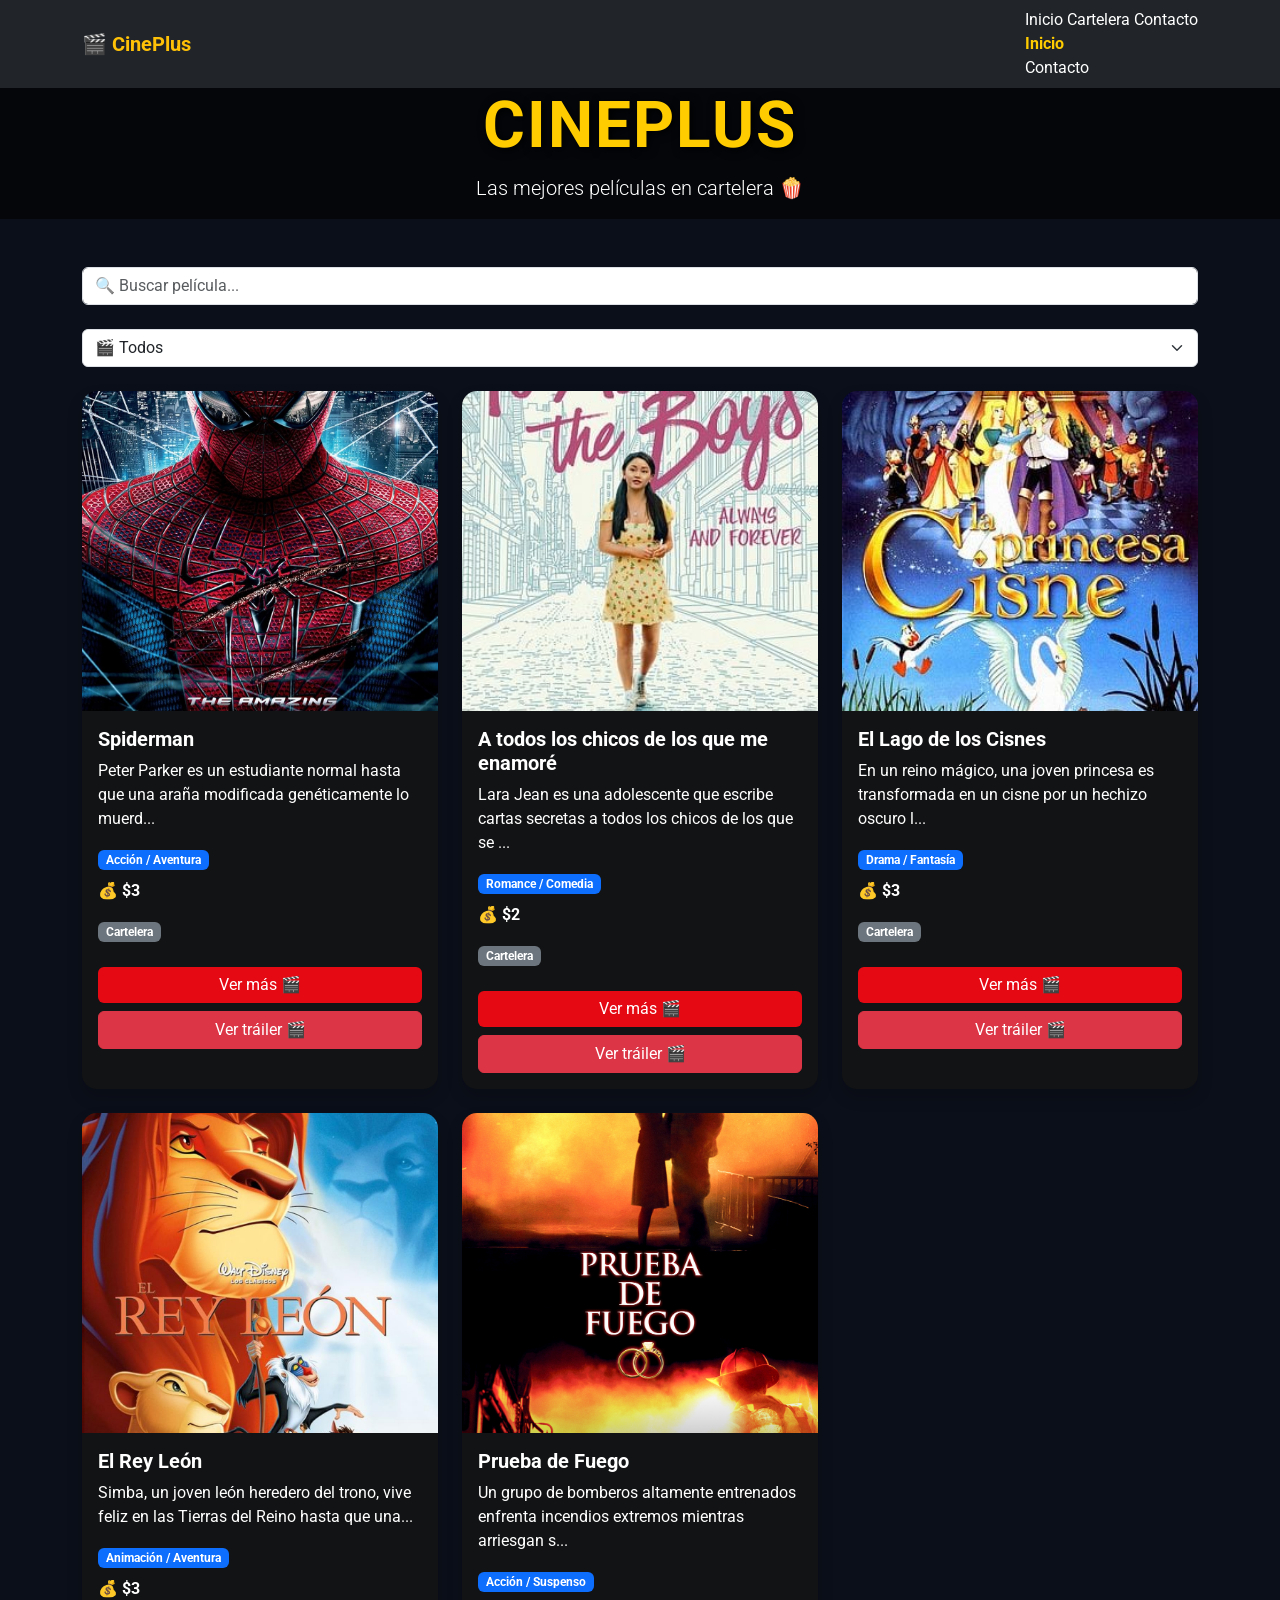
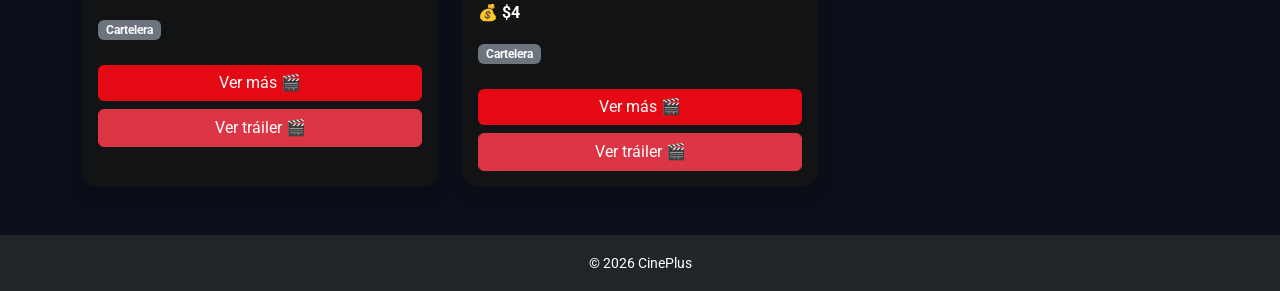
<file: codigo-1_44/index.html>
<!DOCTYPE html>
<html lang="es">
<head>
  <meta charset="UTF-8">
  <title>CinePlus | Cartelera</title>
  <meta name="viewport" content="width=device-width, initial-scale=1">

  <!-- Bootstrap -->
  <link href="https://cdn.jsdelivr.net/npm/bootstrap@5.3.2/dist/css/bootstrap.min.css" rel="stylesheet">

  <!-- Google Font -->
  <link href="https://fonts.googleapis.com/css2?family=Roboto:wght@300;400;700&display=swap" rel="stylesheet">

  <link rel="stylesheet" href="css/style.css">

</head>

<!-- 🎬 MODAL TRAILER -->
<div class="modal fade" id="trailerModal" tabindex="-1">
  <div class="modal-dialog modal-lg modal-dialog-centered">
    <div class="modal-content bg-dark">

      <div class="modal-header">
        <h5 class="modal-title text-white">🎬 Tráiler</h5>
        <button type="button" class="btn-close btn-close-white" data-bs-dismiss="modal"></button>
      </div>

      <div class="modal-body">
        <div class="ratio ratio-16x9">
          <iframe id="trailerVideo" src="" allowfullscreen></iframe>
        </div>
      </div>

    </div>
  </div>
</div>

<body>

<!-- NAV -->
<nav class="navbar navbar-dark bg-dark">
  <div class="container">

    <a class="navbar-brand fw-bold text-warning" href="index.html">
      🎬 CinePlus
    </a>

    <div>
      <a class="nav-link d-inline text-white" href="index.html">Inicio</a>
      <a class="nav-link d-inline text-white" href="#lista-peliculas">Cartelera</a>
      <a class="nav-link d-inline text-white" href="pages/contacto.html">Contacto</a>
      <a class="nav-link active" href="index.html">Inicio</a>
      <a class="nav-link" href="pages/contacto.html">Contacto</a>
    </div>

  </div>
</nav>

<!-- HERO CINE -->
<header class="hero-cine text-white text-center d-flex align-items-center justify-content-center">
  <div>
    <h1 class="display-3 fw-bold">CinePlus</h1>
    <p class="lead">Las mejores películas en cartelera 🍿</p>
  </div>
</header>

<!-- CONTENIDO -->
<main class="container py-5">
<div id="spinner" class="text-center mb-3" style="display:none;">
  <div class="spinner-border text-warning"></div>
  <p class="mt-2 text-white">🎬 Cargando películas...</p>
</div>
  <div class="mb-4">
  <input type="text" id="buscar" class="form-control"
          placeholder="🔍 Buscar película...">
</div>
<select id="filtroGenero" class="form-select mb-4">
  <option value="todos">🎬 Todos</option>
  <option value="Acción">Acción</option>
  <option value="Romance">Romance</option>
  <option value="Drama">Drama</option>
  <option value="Aventura">Aventura</option>
  <option value="Fantasía">Fantasía</option>
</select>
  <div class="row g-4" id="lista-peliculas"></div>

</main>

<!-- FOOTER -->
<footer class="bg-dark text-white text-center py-3">
  <small>© 2026 CinePlus</small>
</footer>

<script src="https://code.jquery.com/jquery-3.6.4.min.js"></script>
<script src="js/app.js"></script>
<script src="https://cdn.jsdelivr.net/npm/bootstrap@5.3.2/dist/js/bootstrap.bundle.min.js"></script>
<script>
$(document).ready(function () {

  let yaVisto = localStorage.getItem("bienvenida");

  if (!yaVisto) {

    alert("🎬 Bienvenido a CinePlus");

    localStorage.setItem("bienvenida", "true");
  }

});
</script>
</body>
</html>
</file>
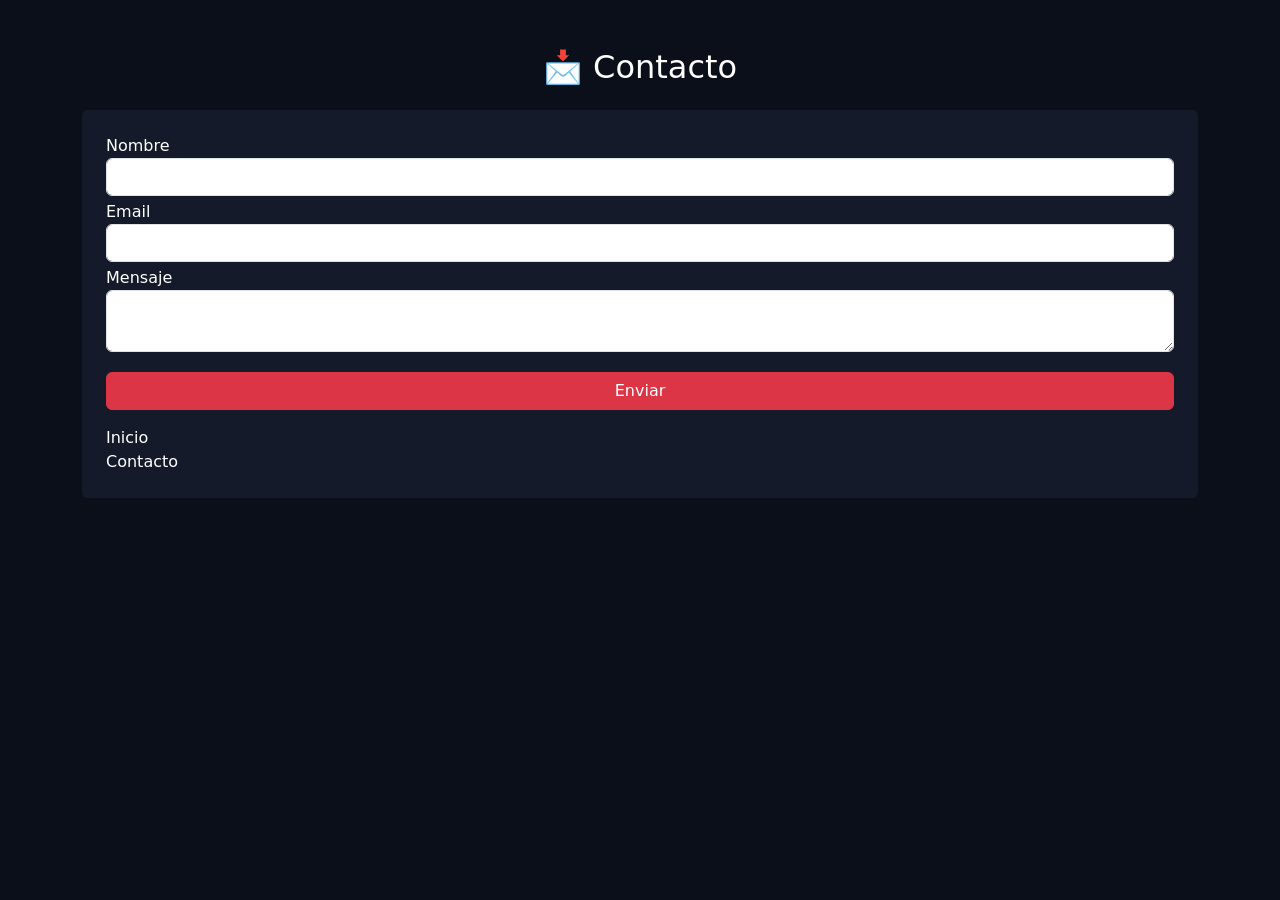
<file: codigo-1_44/pages/contacto.html>
<!DOCTYPE html>
<html lang="es">
<head>
  <meta charset="UTF-8">
  <title>Contacto</title>

  <link href="https://cdn.jsdelivr.net/npm/bootstrap@5.3.2/dist/css/bootstrap.min.css" rel="stylesheet">

  <style>
    body {
      background: #0b0f19;
      color: white;
    }

    .card {
      background: #141a2a;
      color: white;
      border: none;
    }

    .error {
      color: #ff4d4d;
      font-size: 0.9rem;
    }
  </style>
</head>

<body>

<div class="container py-5">

  <h2 class="text-center mb-4">📩 Contacto</h2>

  <div class="card p-4">

    <label>Nombre</label>
    <input type="text" id="nombre" class="form-control mb-1">
    <div id="errorNombre" class="error"></div>

    <label>Email</label>
    <input type="email" id="email" class="form-control mb-1">
    <div id="errorEmail" class="error"></div>

    <label>Mensaje</label>
    <textarea id="mensaje" class="form-control mb-1"></textarea>
    <div id="errorMensaje" class="error"></div>

    <button class="btn btn-danger w-100 mt-3" id="btnEnviar">
      Enviar
    </button>

    <div id="exito" class="text-success mt-3"></div>
        <a class="nav-link" href="../index.html">Inicio</a>
<a class="nav-link active" href="contacto.html">Contacto</a>
  </div>

</div>

<script src="https://code.jquery.com/jquery-3.6.4.min.js"></script>

<script>
$(document).ready(function () {

  $("#btnEnviar").click(function () {

    let nombre = $("#nombre").val().trim();
    let email = $("#email").val().trim();
    let mensaje = $("#mensaje").val().trim();

    let valido = true;

    $(".error").text("");
    $("#exito").text("");

    // 🧠 VALIDACIONES

    if (nombre === "") {
      $("#errorNombre").text("El nombre es obligatorio");
      valido = false;
    }

    if (email === "") {
      $("#errorEmail").text("El email es obligatorio");
      valido = false;
    } else if (!email.includes("@")) {
      $("#errorEmail").text("Email inválido");
      valido = false;
    }

    if (mensaje.length < 20 || mensaje.length > 50) {
      $("#errorMensaje").text("El mensaje debe tener entre 20 y 50 caracteres");
      valido = false;
    }

    // ✅ SI TODO OK
    if (valido) {

      $("#exito").text("Mensaje enviado correctamente 🎉");

      $("#nombre").val("");
      $("#email").val("");
      $("#mensaje").val("");

    }

  });

});
</script>

</body>
</html>
</file>
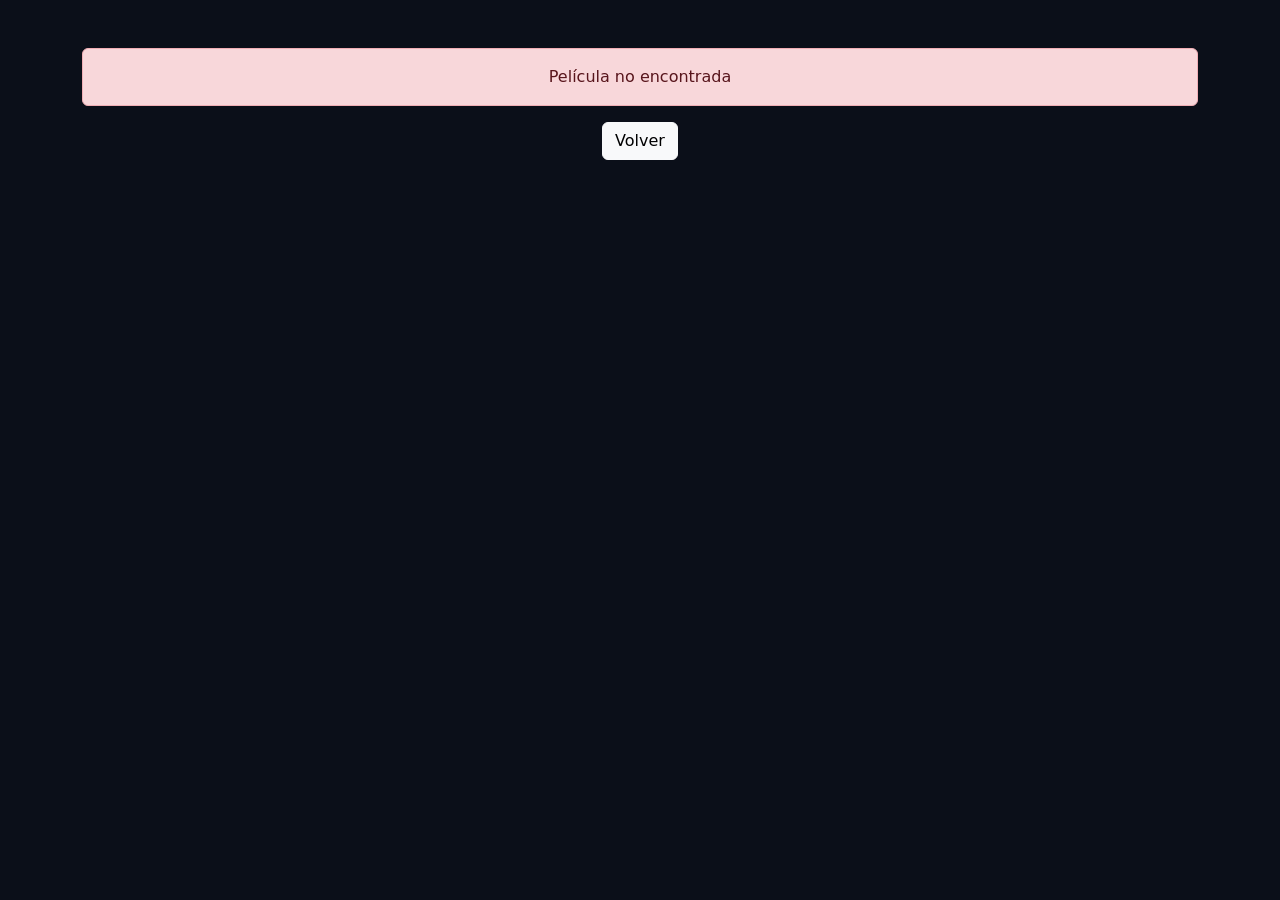
<file: codigo-1_44/pages/detalle.html>
<!DOCTYPE html>
<html lang="es">
<head>
  <meta charset="UTF-8" />
  <title>Detalle de Película</title>
  <meta name="viewport" content="width=device-width, initial-scale=1" />

  <link href="https://cdn.jsdelivr.net/npm/bootstrap@5.3.2/dist/css/bootstrap.min.css" rel="stylesheet"/>

  <style>
    body {
      background: #0b0f19;
      color: white;
    }

    .card {
      background: #141a2a;
      color: white;
      border: none;
      border-radius: 12px;
    }

    .badge {
      font-size: 0.85rem;
    }

    iframe {
      border-radius: 12px;
    }

    img {
      border-radius: 12px;
    }
  </style>
</head>

<body>

<div class="container py-5">

  <!-- TITULO -->
  <div class="text-center mb-4">
    <h1 id="titulo" class="fw-bold"></h1>

    <div class="alert alert-info mt-3">
      🎬 Disfruta del tráiler oficial de la película
    </div>
  </div>

  <!-- TRAILER -->
  <div class="ratio ratio-16x9 mb-4">
    <iframe id="trailer" src="" allowfullscreen></iframe>
  </div>

  <!-- CARD -->
  <div class="card mb-4 shadow-lg">
    <div class="row g-0">

      <div class="col-md-4">
        <img id="poster" src="" class="img-fluid" alt="poster">
      </div>

      <div class="col-md-8">
        <div class="card-body">

          <h5 class="card-title">Sinopsis</h5>
          <p id="sinopsis"></p>

          <h6>Género:</h6>
          <span id="genero" class="badge bg-secondary"></span>

          <hr>

          <h6>Precios:</h6>
          <span id="precioEstreno" class="badge bg-warning text-dark"></span>
          <span id="precioNormal" class="badge bg-success ms-2"></span>

          <hr>

          <!-- ⭐ RESEÑAS -->
          <h4>⭐ Reseñas</h4>
          <div id="resenas"></div>

        </div>
      </div>

    </div>
  </div>

  <!-- BOTON -->
  <div class="text-center">
    <a href="../index.html" class="btn btn-light">
      ⬅ Volver al inicio
    </a>
  </div>

</div>

<script src="https://code.jquery.com/jquery-3.6.4.min.js"></script>

<script>
$(function () {

  const urlParams = new URLSearchParams(window.location.search);
  const id = urlParams.get("id");

  $.ajax({
    url: "../data/peliculas.json",
    method: "GET",
    dataType: "json",

    success: function (peliculas) {

      const peli = peliculas.find(p => p.id == id);

      if (!peli) {
        $("body").html(`
          <div class="container text-center py-5">
            <div class="alert alert-danger">
              Película no encontrada
            </div>
            <a href="../index.html" class="btn btn-light">Volver</a>
          </div>
        `);
        return;
      }

      $("#titulo").text(peli.titulo);
      $("#poster").attr("src", "../img/" + peli.imagen);
      $("#sinopsis").text(peli.sinopsis);
      $("#trailer").attr("src", peli.trailer);

      $("#genero").text(peli.genero.join(" / "));

      $("#precioEstreno").text("Estreno: $" + peli.precios.estreno);
      $("#precioNormal").text("Normal: $" + peli.precios.normal);

      // ⭐ CARGAR RESEÑAS
      cargarResenas(peli.id);

    },

    error: function () {
      $("body").html(`
        <div class="container text-center py-5">
          <div class="alert alert-danger">
            Error al cargar la película
          </div>
          <a href="../index.html" class="btn btn-light">Volver</a>
        </div>
      `);
    }

  });

  // ⭐ FUNCIÓN RESEÑAS
  function cargarResenas(idPelicula) {

    $.ajax({
      url: "../data/reseñas.json",
      method: "GET",
      dataType: "json",

      success: function (resenas) {

        let filtradas = resenas.filter(r => r.peliculaId == idPelicula);

        let html = "";

        filtradas.forEach(function (r) {

          let estrellas = "⭐".repeat(r.rating);

          html += `
            <div class="card mb-2">
              <div class="card-body">

                <h6>${r.usuario}</h6>

                <p>${estrellas}</p>

                <p>${r.comentario}</p>

              </div>
            </div>
          `;
        });

        $("#resenas").html(html);

      }

    });

  }

});
</script>

</body>
</html>
</file>
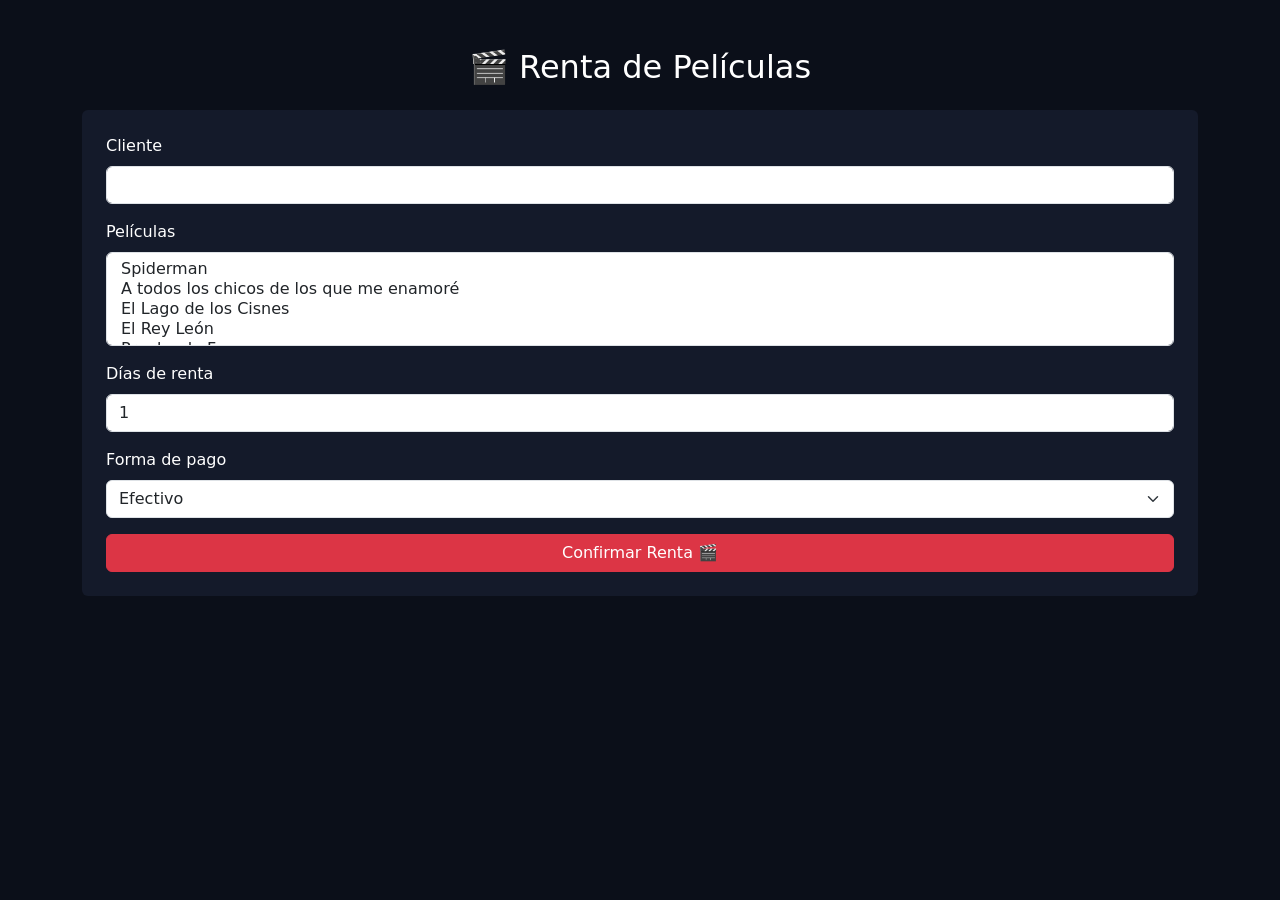
<file: codigo-1_44/pages/renta.html>
<!DOCTYPE html>
<html lang="es">
<head>
    <meta charset="UTF-8">
    <title>Renta de Películas</title>
    <link href="https://cdn.jsdelivr.net/npm/bootstrap@5.3.2/dist/css/bootstrap.min.css" rel="stylesheet">

    <style>
    body {
        background: #0b0f19;
        color: white;
    }

    .card {
        background: #141a2a;
        color: white;
        border: none;
    }
    </style>
</head>

<body>

<div class="container py-5">

    <h2 class="text-center mb-4">🎬 Renta de Películas</h2>

    <!-- FORM -->
    <div class="card p-4">

    <label class="form-label">Cliente</label>
    <input type="text" id="cliente" class="form-control mb-3">

    <label class="form-label">Películas</label>
    <select id="peliculas" class="form-select mb-3" multiple></select>

    <label class="form-label">Días de renta</label>
    <input type="number" id="dias" class="form-control mb-3" min="1" value="1">

    <label class="form-label">Forma de pago</label>
    <select id="pago" class="form-select mb-3">
        <option>Efectivo</option>
        <option>Tarjeta</option>
    </select>

    <button class="btn btn-danger w-100" id="btnRentar">
        Confirmar Renta 🎬
    </button>

    </div>

</div>

<!-- MODAL -->
<div class="modal fade" id="modalRenta" tabindex="-1">
    <div class="modal-dialog modal-dialog-centered">
    <div class="modal-content">

        <div class="modal-header">
        <h5 class="modal-title">Resumen de Renta</h5>
        <button class="btn-close" data-bs-dismiss="modal"></button>
        </div>

        <div class="modal-body" id="resumen"></div>

    </div>
    </div>
</div>

<script src="https://code.jquery.com/jquery-3.6.4.min.js"></script>
<script src="https://cdn.jsdelivr.net/npm/bootstrap@5.3.2/dist/js/bootstrap.bundle.min.js"></script>

<script src="../data/peliculas.json"></script>

<script>
$(document).ready(function () {

    let peliculasData = [];

  // 📥 CARGAR PELÍCULAS
    $.getJSON("../data/peliculas.json", function (data) {

    peliculasData = data;

    data.forEach(p => {
        $("#peliculas").append(`
        <option value="${p.id}">${p.titulo}</option>
        `);
    });

    });

  // 💰 PROCESAR RENTA
    $("#btnRentar").click(function () {

    let cliente = $("#cliente").val();
    let dias = $("#dias").val();
    let pago = $("#pago").val();

    let seleccionadas = $("#peliculas").val();

    if (!cliente || !seleccionadas) {
        alert("Completa los datos");
        return;
    }

    let total = 0;
    let lista = "";

    seleccionadas.forEach(id => {

        let peli = peliculasData.find(p => p.id == id);

      total += peli.precios.normal * dias;

        lista += `<li>${peli.titulo}</li>`;

    });

    $("#resumen").html(`
        <p><b>Cliente:</b> ${cliente}</p>
        <p><b>Días:</b> ${dias}</p>
        <p><b>Pago:</b> ${pago}</p>
        <p><b>Películas:</b></p>
        <ul>${lista}</ul>
        <h4>Total: $${total}</h4>
    `);

    let modal = new bootstrap.Modal(document.getElementById("modalRenta"));
    modal.show();

    });

});
</script>

</body>
</html>
</file>
<file: codigo-1_44/css/style.css>
body {
  font-family: 'Roboto', sans-serif;
  background-color: #0b0f19;
  background-image: url("https://images.unsplash.com/photo-1489599849927-2ee91cede3ba?auto=format&fit=crop&w=1600&q=80");
  background-size: cover;
  background-position: center;
  background-attachment: fixed;
  color: white;
}

/* Oscurecer para que se lea mejor */
.hero-cine {
  height: 60vh;
  background: rgba(0,0,0,0.6);
}

/* 🎥 TARJETAS */
.card {
  border: none;
  border-radius: 15px;
  overflow: hidden;
  transition: 0.3s;
}

.card:hover {
  transform: scale(1.05);
}

.card img {
  height: 320px;
  object-fit: cover;
}

/* 💰 PRECIO */
.precio {
  font-size: 18px;
  font-weight: bold;
  color: #efb810;
}

/* BADGE */
.badge {
  font-size: 12px;
}

.card {
  background: rgba(20,20,20,0.88);
  border: none;
  color: white;
  transition: all 0.3s ease;
  border-radius: 15px;
  overflow: hidden;
}

.card:hover {
  transform: translateY(-8px) scale(1.03);
  box-shadow: 0 10px 25px rgba(0,0,0,0.6);
}

.card-body {
  color: white !important;
}

.card-title {
  color: #ffd700; /* dorado tipo cine */
}

.card-text {
  color: #ddd;
}

.btn-primary {
  background: #e50914;
  border: none;
}

.btn-primary:hover {
  background: #ff1b2d;
}

.nav-link.active {
  color: #ffcc00 !important;
  font-weight: bold;
}

html, body {
  height: 100%;
}

body {
  display: flex;
  flex-direction: column;
}

footer {
  margin-top: auto;
}

h1, h2 {
  font-family: 'Roboto', sans-serif;
  letter-spacing: 2px;
  text-transform: uppercase;
  color: #ffcc00;
  text-shadow: 2px 2px 10px black;
}
</file>
